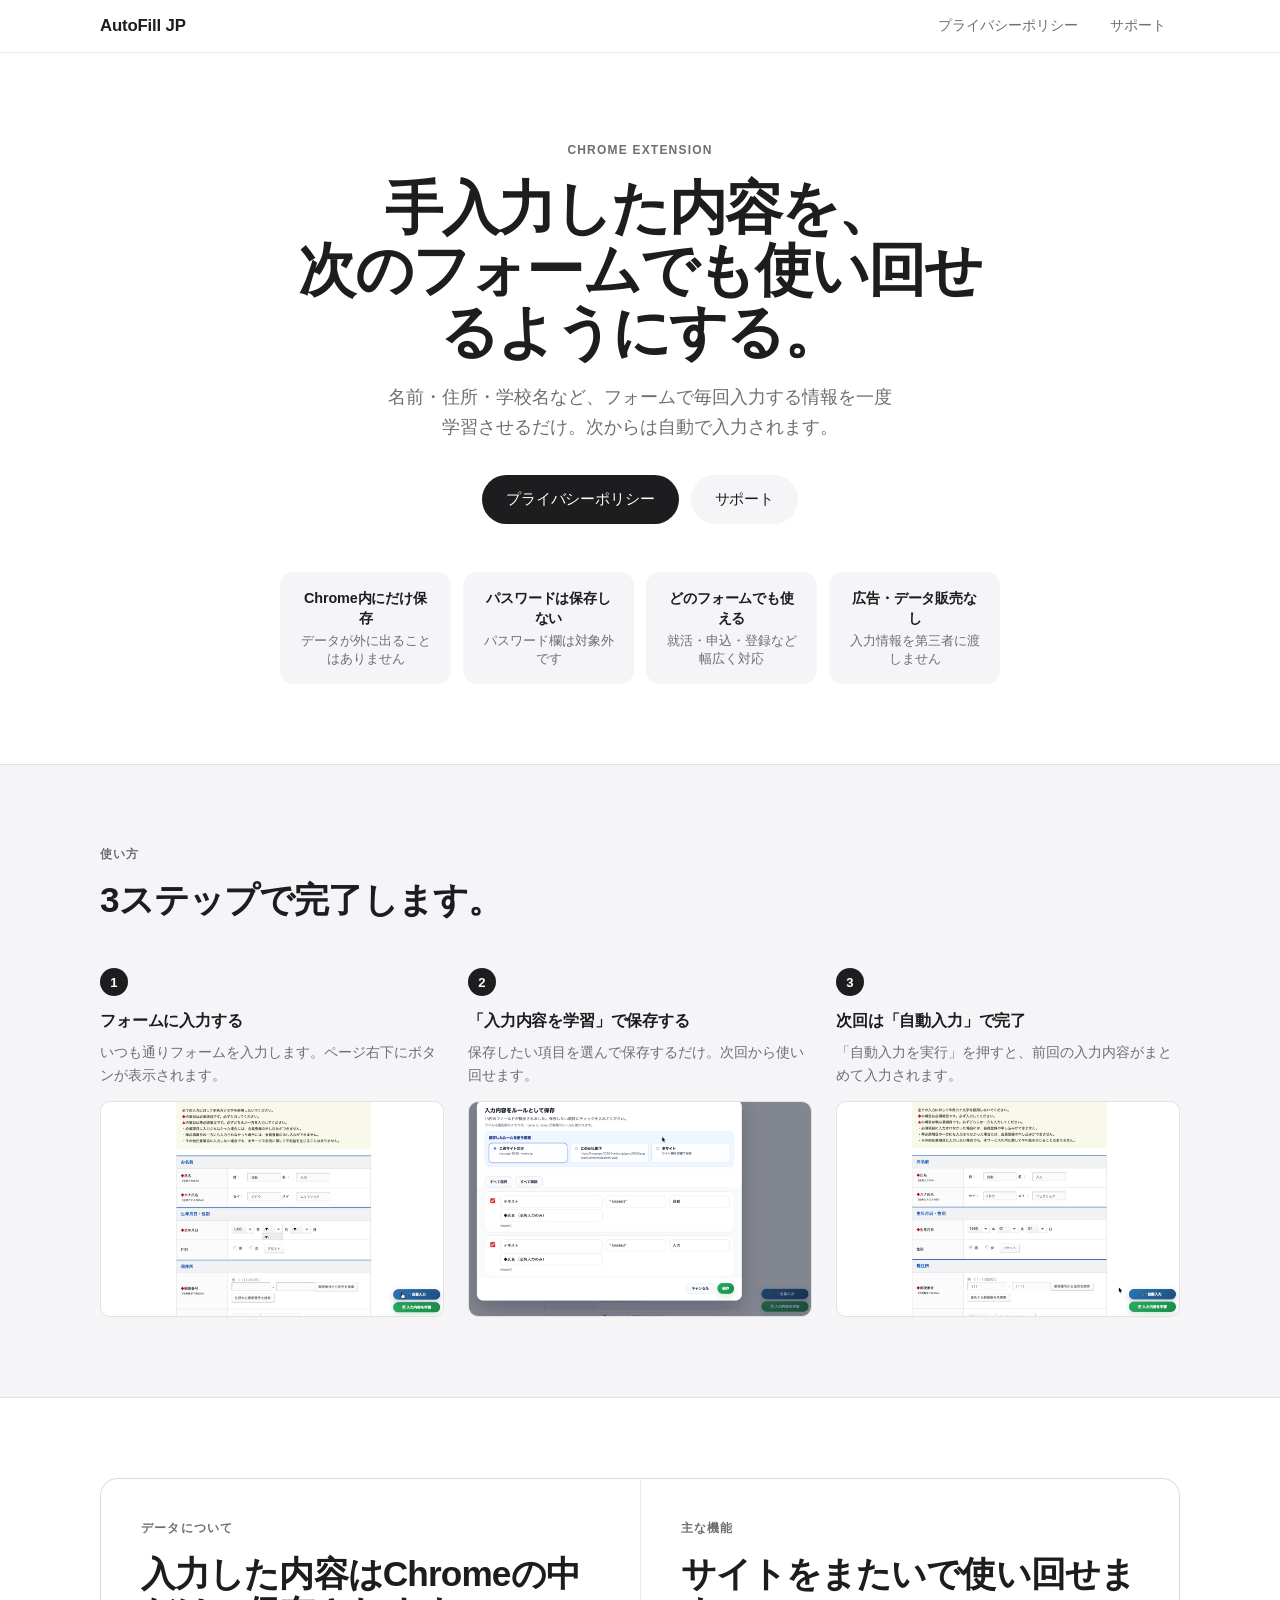
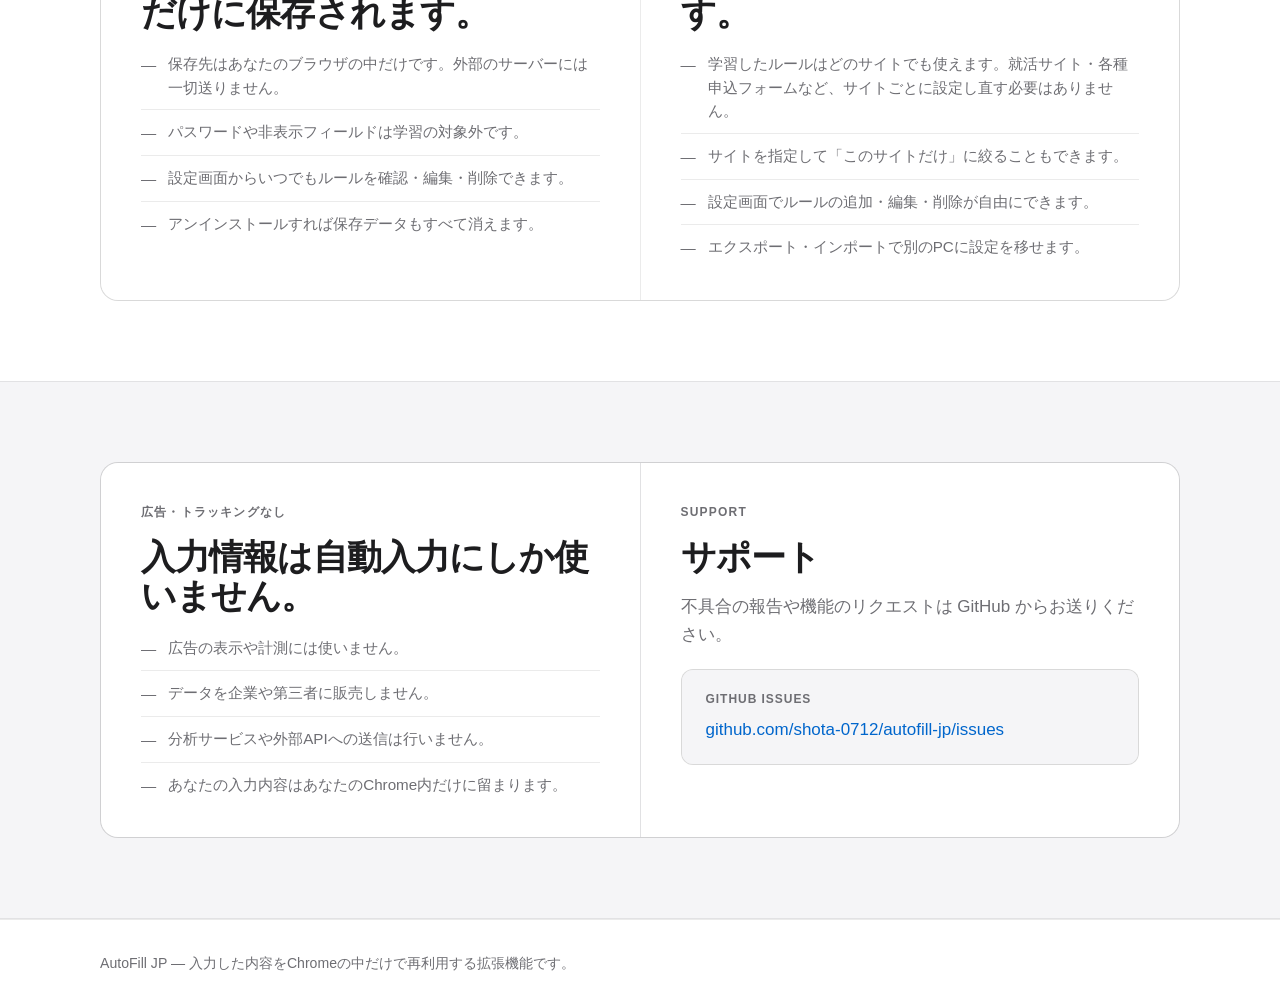
<file: docs/index.html>
<!DOCTYPE html>
<html lang="ja">
<head>
  <meta charset="UTF-8">
  <meta name="viewport" content="width=device-width, initial-scale=1.0">
  <title>AutoFill JP | 製品概要とサポート</title>
  <meta name="description" content="AutoFill JP は、フォームに入力した内容を学習して次回以降の入力を自動で再利用する Chrome 拡張機能です。">
  <link rel="stylesheet" href="site.css">
</head>
<body>

  <header class="site-header">
    <div class="shell nav">
      <div class="brand">AutoFill JP</div>
      <nav class="nav-links" aria-label="グローバルナビゲーション">
        <a href="./privacy.html">プライバシーポリシー</a>
        <a href="#support">サポート</a>
      </nav>
    </div>
  </header>

  <main>

    <!-- Hero -->
    <section class="s-hero">
      <div class="shell">
        <div class="hero">
          <p class="eyebrow">Chrome Extension</p>
          <h1>手入力した内容を、次のフォームでも使い回せるようにする。</h1>
          <p class="lead">
            名前・住所・学校名など、フォームで毎回入力する情報を一度学習させるだけ。次からは自動で入力されます。
          </p>
          <div class="hero-actions">
            <a class="btn primary" href="./privacy.html">プライバシーポリシー</a>
            <a class="btn secondary" href="#support">サポート</a>
          </div>
          <div class="hero-points">
            <div class="hero-point"><strong>Chrome内にだけ保存</strong><span>データが外に出ることはありません</span></div>
            <div class="hero-point"><strong>パスワードは保存しない</strong><span>パスワード欄は対象外です</span></div>
            <div class="hero-point"><strong>どのフォームでも使える</strong><span>就活・申込・登録など幅広く対応</span></div>
            <div class="hero-point"><strong>広告・データ販売なし</strong><span>入力情報を第三者に渡しません</span></div>
          </div>
        </div>
      </div>
    </section>

    <!-- 使い方 -->
    <section class="s-gray">
      <div class="shell">
        <p class="eyebrow">使い方</p>
        <h2>3ステップで完了します。</h2>
        <div class="steps">
          <div class="step">
            <div class="step-num">1</div>
            <h3>フォームに入力する</h3>
            <p>いつも通りフォームを入力します。ページ右下にボタンが表示されます。</p>
            <img src="ss-autofill.jpg" alt="フォームに自動入力ボタンが表示されている画面">
          </div>
          <div class="step">
            <div class="step-num">2</div>
            <h3>「入力内容を学習」で保存する</h3>
            <p>保存したい項目を選んで保存するだけ。次回から使い回せます。</p>
            <img src="ss-learn.jpg" alt="入力内容を学習するモーダル画面">
          </div>
          <div class="step">
            <div class="step-num">3</div>
            <h3>次回は「自動入力」で完了</h3>
            <p>「自動入力を実行」を押すと、前回の入力内容がまとめて入力されます。</p>
            <img src="ss-result.jpg" alt="自動入力が完了したフォーム画面">
          </div>
        </div>
      </div>
    </section>

    <!-- データについて + 権限について -->
    <section class="s-white">
      <div class="shell">
        <div class="grid">
          <article class="card">
            <p class="eyebrow">データについて</p>
            <h2>入力した内容はChromeの中だけに保存されます。</h2>
            <ul class="stack-list">
              <li>保存先はあなたのブラウザの中だけです。外部のサーバーには一切送りません。</li>
              <li>パスワードや非表示フィールドは学習の対象外です。</li>
              <li>設定画面からいつでもルールを確認・編集・削除できます。</li>
              <li>アンインストールすれば保存データもすべて消えます。</li>
            </ul>
          </article>
          <article class="card">
            <p class="eyebrow">主な機能</p>
            <h2>サイトをまたいで使い回せます。</h2>
            <ul class="stack-list">
              <li>学習したルールはどのサイトでも使えます。就活サイト・各種申込フォームなど、サイトごとに設定し直す必要はありません。</li>
              <li>サイトを指定して「このサイトだけ」に絞ることもできます。</li>
              <li>設定画面でルールの追加・編集・削除が自由にできます。</li>
              <li>エクスポート・インポートで別のPCに設定を移せます。</li>
            </ul>
          </article>
        </div>
      </div>
    </section>

    <!-- サポート -->
    <section class="s-gray">
      <div class="shell">
        <div class="split">
          <article class="card">
            <p class="eyebrow">広告・トラッキングなし</p>
            <h2>入力情報は自動入力にしか使いません。</h2>
            <ul class="stack-list">
              <li>広告の表示や計測には使いません。</li>
              <li>データを企業や第三者に販売しません。</li>
              <li>分析サービスや外部APIへの送信は行いません。</li>
              <li>あなたの入力内容はあなたのChrome内だけに留まります。</li>
            </ul>
          </article>
          <article class="card" id="support">
            <p class="eyebrow">Support</p>
            <h2>サポート</h2>
            <p>不具合の報告や機能のリクエストは GitHub からお送りください。</p>
            <dl class="contact-list">
              <div>
                <dt>GitHub Issues</dt>
                <dd><a href="https://github.com/shota-0712/autofill-jp/issues">github.com/shota-0712/autofill-jp/issues</a></dd>
              </div>
            </dl>
          </article>
        </div>
      </div>
    </section>

  </main>

  <footer class="site-footer">
    <div class="shell">
      <p>AutoFill JP — 入力した内容をChromeの中だけで再利用する拡張機能です。</p>
    </div>
  </footer>

</body>
</html>
</file>
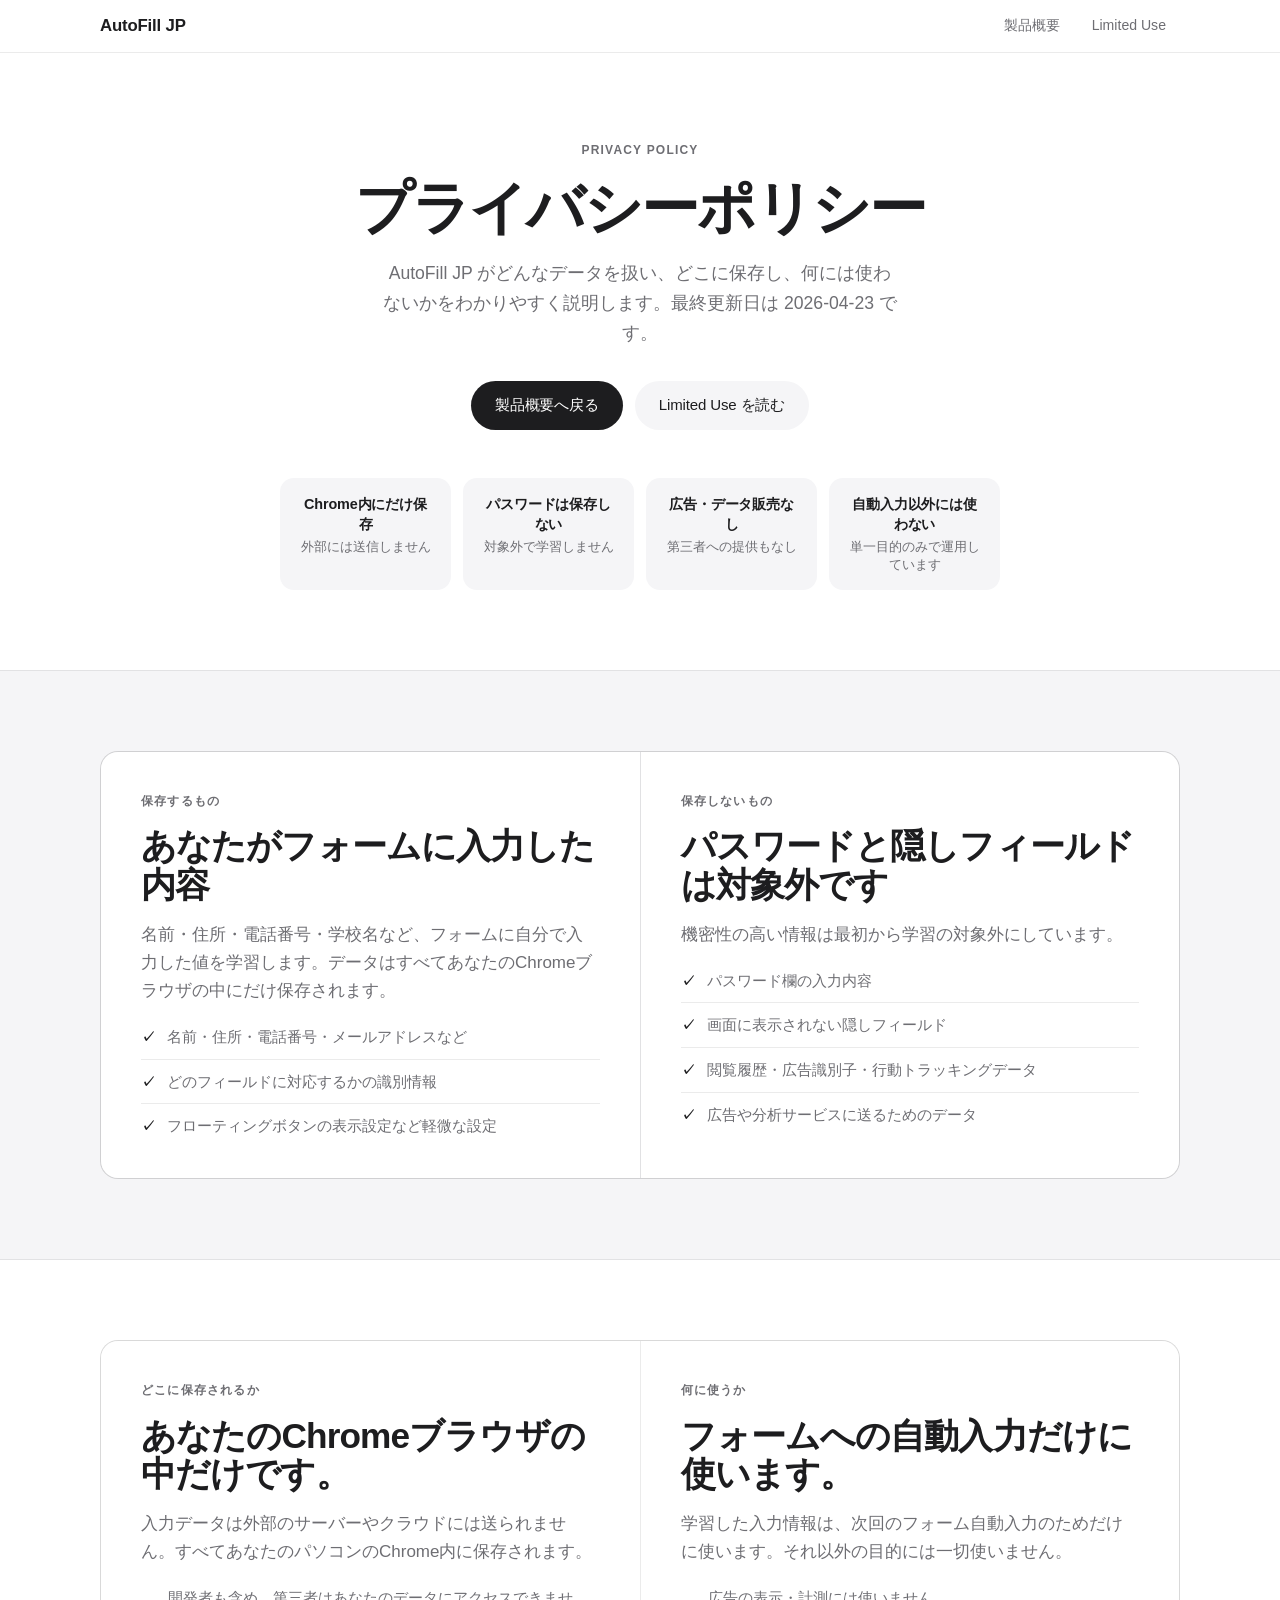
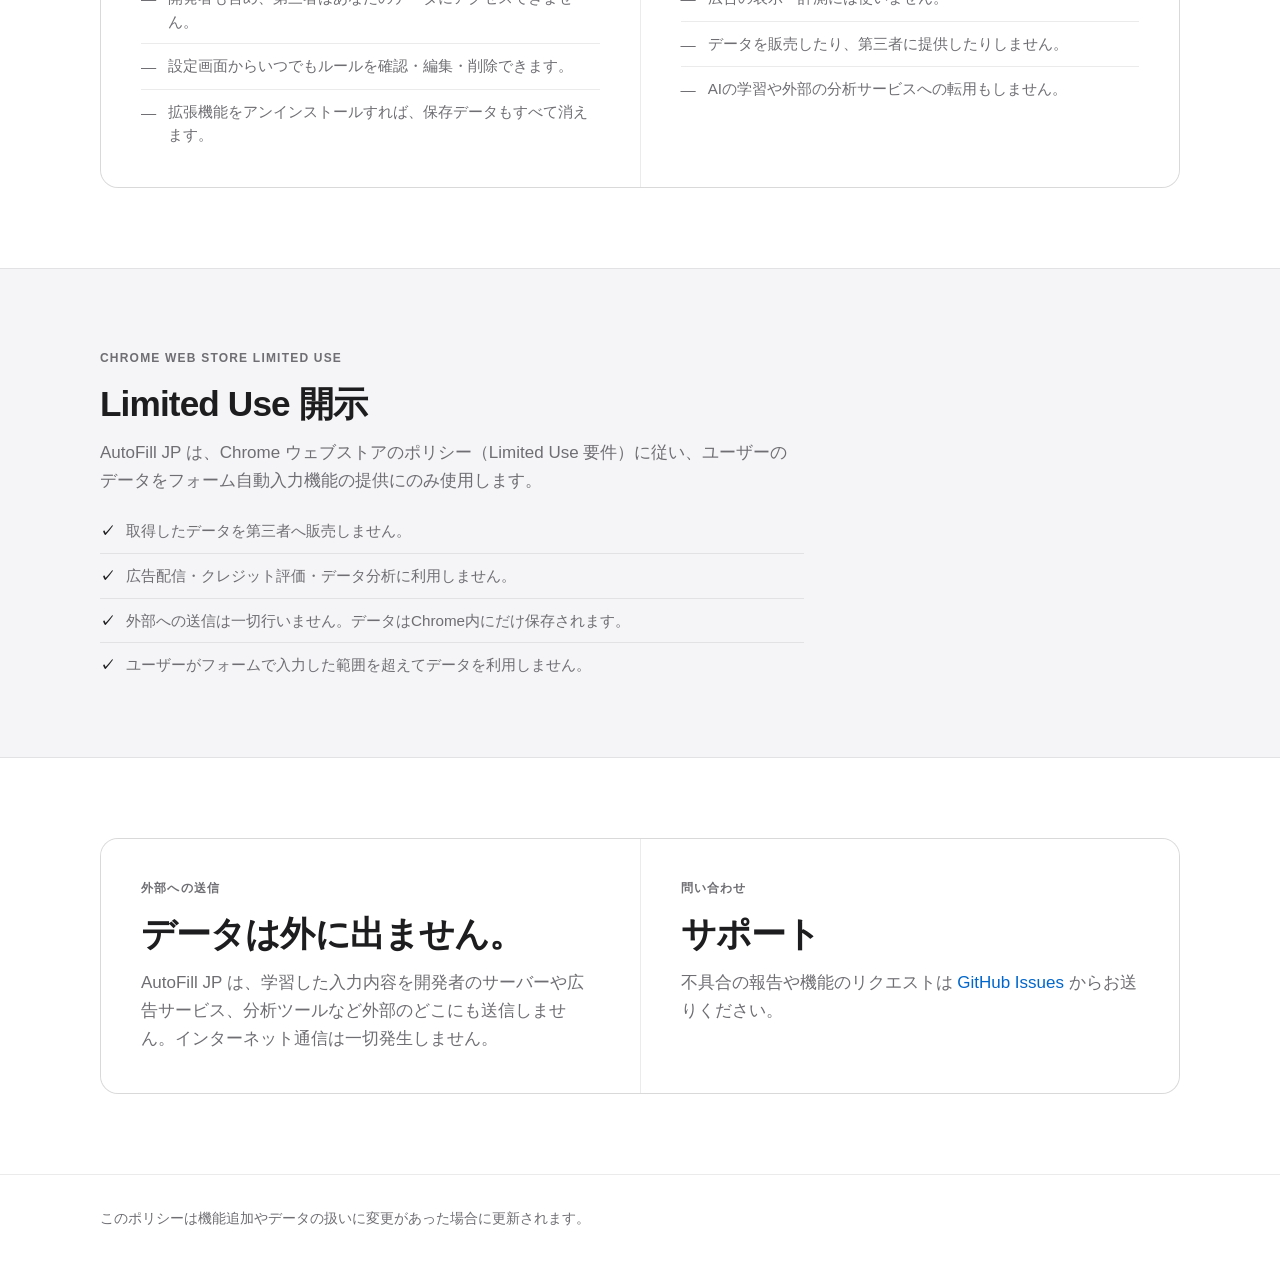
<file: docs/privacy.html>
<!DOCTYPE html>
<html lang="ja">
<head>
  <meta charset="UTF-8">
  <meta name="viewport" content="width=device-width, initial-scale=1.0">
  <title>AutoFill JP | プライバシーポリシー</title>
  <meta name="description" content="AutoFill JP のプライバシーポリシーと Chrome Web Store Limited Use 開示です。">
  <link rel="stylesheet" href="site.css">
</head>
<body>

  <header class="site-header">
    <div class="shell nav">
      <div class="brand">AutoFill JP</div>
      <nav class="nav-links" aria-label="グローバルナビゲーション">
        <a href="./index.html">製品概要</a>
        <a href="#limited-use">Limited Use</a>
      </nav>
    </div>
  </header>

  <main>

    <!-- Hero -->
    <section class="s-hero">
      <div class="shell">
        <div class="hero">
          <p class="eyebrow">Privacy Policy</p>
          <h1>プライバシーポリシー</h1>
          <p class="lead">
            AutoFill JP がどんなデータを扱い、どこに保存し、何には使わないかをわかりやすく説明します。最終更新日は 2026-04-23 です。
          </p>
          <div class="hero-actions">
            <a class="btn primary" href="./index.html">製品概要へ戻る</a>
            <a class="btn secondary" href="#limited-use">Limited Use を読む</a>
          </div>
          <div class="hero-points">
            <div class="hero-point"><strong>Chrome内にだけ保存</strong><span>外部には送信しません</span></div>
            <div class="hero-point"><strong>パスワードは保存しない</strong><span>対象外で学習しません</span></div>
            <div class="hero-point"><strong>広告・データ販売なし</strong><span>第三者への提供もなし</span></div>
            <div class="hero-point"><strong>自動入力以外には使わない</strong><span>単一目的のみで運用しています</span></div>
          </div>
        </div>
      </div>
    </section>

    <!-- 保存するもの / 保存しないもの -->
    <section class="s-gray">
      <div class="shell">
        <div class="grid">
          <article class="card">
            <p class="eyebrow">保存するもの</p>
            <h2>あなたがフォームに入力した内容</h2>
            <p>名前・住所・電話番号・学校名など、フォームに自分で入力した値を学習します。データはすべてあなたのChromeブラウザの中にだけ保存されます。</p>
            <ul class="check-list">
              <li>名前・住所・電話番号・メールアドレスなど</li>
              <li>どのフィールドに対応するかの識別情報</li>
              <li>フローティングボタンの表示設定など軽微な設定</li>
            </ul>
          </article>
          <article class="card">
            <p class="eyebrow">保存しないもの</p>
            <h2>パスワードと隠しフィールドは対象外です</h2>
            <p>機密性の高い情報は最初から学習の対象外にしています。</p>
            <ul class="check-list">
              <li>パスワード欄の入力内容</li>
              <li>画面に表示されない隠しフィールド</li>
              <li>閲覧履歴・広告識別子・行動トラッキングデータ</li>
              <li>広告や分析サービスに送るためのデータ</li>
            </ul>
          </article>
        </div>
      </div>
    </section>

    <!-- 保存場所 / 使い道 -->
    <section class="s-white">
      <div class="shell">
        <div class="split">
          <article class="card">
            <p class="eyebrow">どこに保存されるか</p>
            <h2>あなたのChromeブラウザの中だけです。</h2>
            <p>入力データは外部のサーバーやクラウドには送られません。すべてあなたのパソコンのChrome内に保存されます。</p>
            <ul class="stack-list">
              <li>開発者も含め、第三者はあなたのデータにアクセスできません。</li>
              <li>設定画面からいつでもルールを確認・編集・削除できます。</li>
              <li>拡張機能をアンインストールすれば、保存データもすべて消えます。</li>
            </ul>
          </article>
          <article class="card">
            <p class="eyebrow">何に使うか</p>
            <h2>フォームへの自動入力だけに使います。</h2>
            <p>学習した入力情報は、次回のフォーム自動入力のためだけに使います。それ以外の目的には一切使いません。</p>
            <ul class="stack-list">
              <li>広告の表示・計測には使いません。</li>
              <li>データを販売したり、第三者に提供したりしません。</li>
              <li>AIの学習や外部の分析サービスへの転用もしません。</li>
            </ul>
          </article>
        </div>
      </div>
    </section>

    <!-- Limited Use -->
    <section class="s-gray" id="limited-use">
      <div class="shell">
        <div class="prose">
          <p class="eyebrow">Chrome Web Store Limited Use</p>
          <h2>Limited Use 開示</h2>
          <p>
            AutoFill JP は、Chrome ウェブストアのポリシー（Limited Use 要件）に従い、ユーザーのデータをフォーム自動入力機能の提供にのみ使用します。
          </p>
          <ul class="check-list">
            <li>取得したデータを第三者へ販売しません。</li>
            <li>広告配信・クレジット評価・データ分析に利用しません。</li>
            <li>外部への送信は一切行いません。データはChrome内にだけ保存されます。</li>
            <li>ユーザーがフォームで入力した範囲を超えてデータを利用しません。</li>
          </ul>
        </div>
      </div>
    </section>

    <!-- 外部送信 / 問い合わせ -->
    <section class="s-white">
      <div class="shell">
        <div class="grid">
          <article class="card">
            <p class="eyebrow">外部への送信</p>
            <h2>データは外に出ません。</h2>
            <p>AutoFill JP は、学習した入力内容を開発者のサーバーや広告サービス、分析ツールなど外部のどこにも送信しません。インターネット通信は一切発生しません。</p>
          </article>
          <article class="card">
            <p class="eyebrow">問い合わせ</p>
            <h2>サポート</h2>
            <p>不具合の報告や機能のリクエストは <a href="./index.html#support">GitHub Issues</a> からお送りください。</p>
          </article>
        </div>
      </div>
    </section>

  </main>

  <footer class="site-footer">
    <div class="shell">
      <p>このポリシーは機能追加やデータの扱いに変更があった場合に更新されます。</p>
    </div>
  </footer>

</body>
</html>
</file>
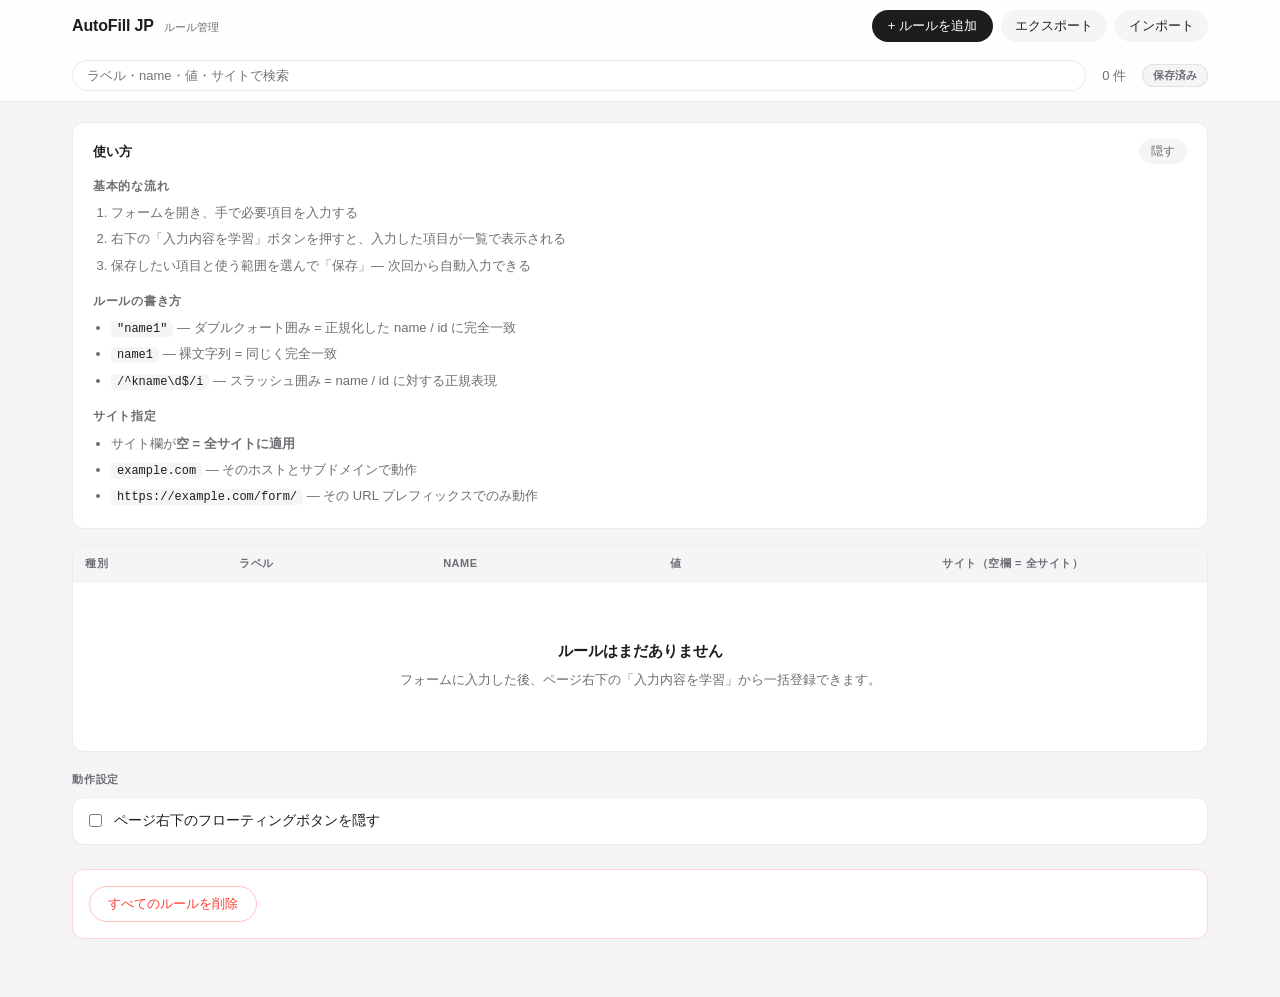
<file: options/options.html>
<!DOCTYPE html>
<html lang="ja">
<head>
  <meta charset="UTF-8">
  <meta name="viewport" content="width=device-width, initial-scale=1.0">
  <title>AutoFill JP - 設定</title>
  <link rel="stylesheet" href="options.css">
</head>
<body>
  <header>
    <div class="header-inner">
      <div class="brand">
        <h1>AutoFill JP</h1>
        <span class="tag">ルール管理</span>
      </div>
      <div class="header-actions">
        <button id="add-rule" class="btn-add">+ ルールを追加</button>
        <button id="export" class="btn-ghost">エクスポート</button>
        <button id="import" class="btn-ghost">インポート</button>
        <input type="file" id="import-file" accept=".json" hidden>
      </div>
    </div>
    <div class="header-bar">
      <div class="search-box">
        <input type="text" id="search" placeholder="ラベル・name・値・サイトで検索">
      </div>
      <div class="count-info">
        <span id="total-count">0</span> 件
      </div>
      <div class="save-status" id="save-status" aria-live="polite">保存済み</div>
    </div>
  </header>

  <main>
    <div class="help-box" id="help-box">
      <div class="help-header">
        <span>使い方</span>
        <button id="toggle-help">隠す</button>
      </div>
      <div class="help-content">
        <h3>基本的な流れ</h3>
        <ol>
          <li>フォームを開き、手で必要項目を入力する</li>
          <li>右下の「入力内容を学習」ボタンを押すと、入力した項目が一覧で表示される</li>
          <li>保存したい項目と使う範囲を選んで「保存」— 次回から自動入力できる</li>
        </ol>
        <h3>ルールの書き方</h3>
        <ul>
          <li><code>"name1"</code> — ダブルクォート囲み = 正規化した name / id に完全一致</li>
          <li><code>name1</code> — 裸文字列 = 同じく完全一致</li>
          <li><code>/^kname\d$/i</code> — スラッシュ囲み = name / id に対する正規表現</li>
        </ul>
        <h3>サイト指定</h3>
        <ul>
          <li>サイト欄が<strong>空 = 全サイトに適用</strong></li>
          <li><code>example.com</code> — そのホストとサブドメインで動作</li>
          <li><code>https://example.com/form/</code> — その URL プレフィックスでのみ動作</li>
        </ul>
      </div>
    </div>

    <div class="rules-table-wrap">
      <table class="rules-table">
        <thead>
          <tr>
            <th class="col-type">種別</th>
            <th class="col-label">ラベル</th>
            <th class="col-name">name</th>
            <th class="col-value">値</th>
            <th class="col-site">サイト（空欄 = 全サイト）</th>
            <th class="col-action"></th>
          </tr>
        </thead>
        <tbody id="rules-body"></tbody>
      </table>
      <div class="empty-state" id="empty-state">
        <p>ルールはまだありません</p>
        <p>フォームに入力した後、ページ右下の「入力内容を学習」から一括登録できます。</p>
      </div>
    </div>
  </main>

  <section class="settings-section">
    <h2>動作設定</h2>
    <label class="setting-row">
      <input type="checkbox" id="hide-fab">
      <span>ページ右下のフローティングボタンを隠す</span>
    </label>
    <div class="danger-zone">
      <button id="reset" class="btn-danger">すべてのルールを削除</button>
    </div>
  </section>

  <script src="options.js"></script>
</body>
</html>
</file>
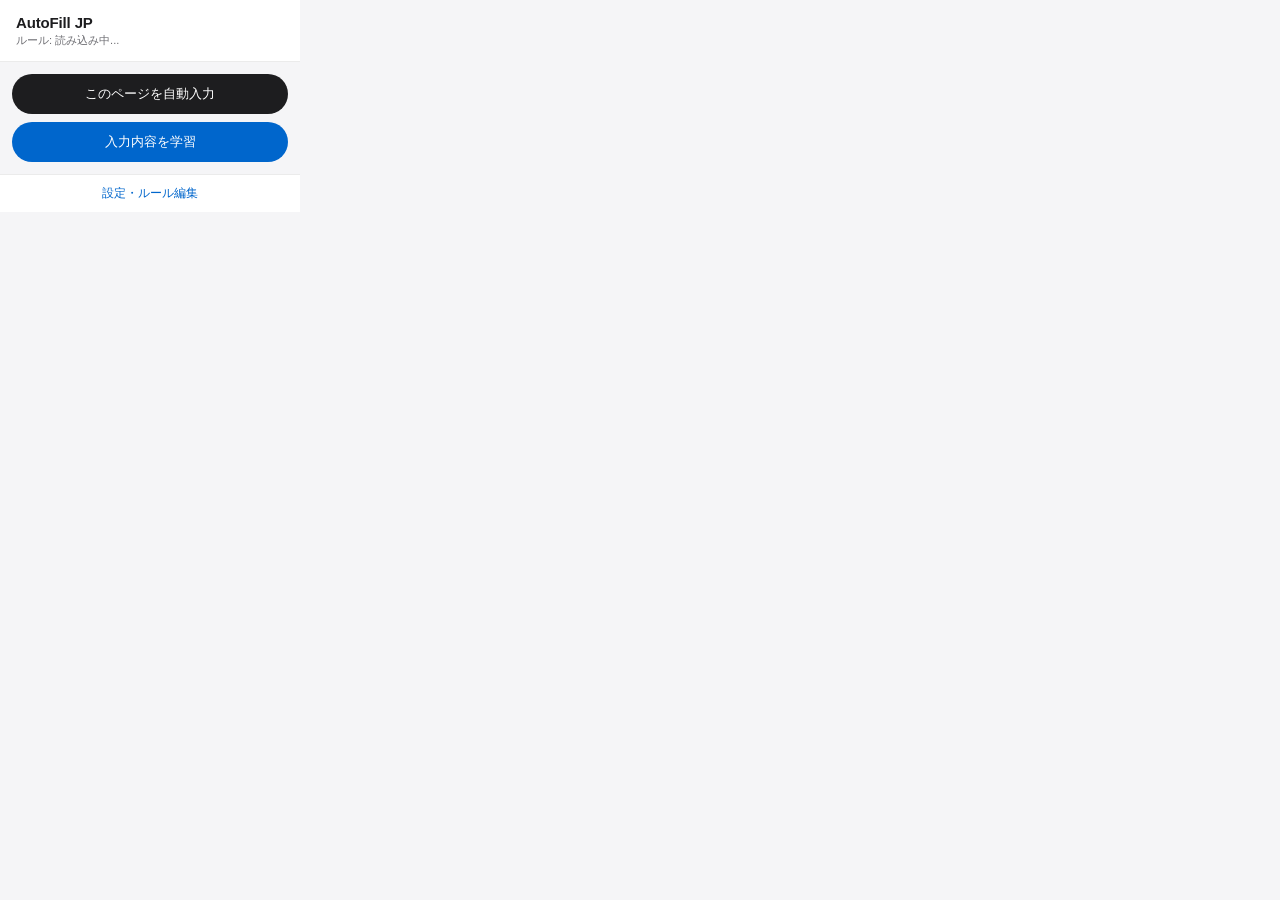
<file: popup/popup.html>
<!DOCTYPE html>
<html lang="ja">
<head>
  <meta charset="UTF-8">
  <title>AutoFill JP</title>
  <style>
    * { box-sizing: border-box; margin: 0; padding: 0; }
    body {
      width: 300px;
      font-family: -apple-system, BlinkMacSystemFont, "SF Pro Text", "Hiragino Sans", sans-serif;
      font-size: 13px;
      color: #1d1d1f;
      background: #f5f5f7;
      -webkit-font-smoothing: antialiased;
    }
    header {
      padding: 14px 16px 13px;
      background: #ffffff;
      border-bottom: 1px solid rgba(0,0,0,0.08);
    }
    h1 { font-size: 15px; font-weight: 600; letter-spacing: -0.01em; color: #1d1d1f; }
    .count { font-size: 11px; color: #6e6e73; margin-top: 2px; }

    main { padding: 12px; display: flex; flex-direction: column; gap: 8px; }

    button {
      width: 100%; padding: 11px 14px; border: none; border-radius: 980px;
      font-size: 13px; font-weight: 500; cursor: pointer; font-family: inherit;
      transition: opacity 0.15s;
    }
    button:hover { opacity: 0.82; }

    .btn-primary { background: #1d1d1f; color: #fff; }
    .btn-learn   { background: #0066cc; color: #fff; }
    .btn-secondary { background: #fff; color: #1d1d1f; border: 1px solid rgba(0,0,0,0.1); }

    .status {
      padding: 8px 12px; background: white; border-radius: 8px;
      border-left: 3px solid #0066cc;
      font-size: 12px; color: #6e6e73; min-height: 16px; display: none;
    }
    .status.visible { display: block; }
    .status.success { border-color: #34c759; color: #1a7a36; }
    .status.error   { border-color: #ff3b30; color: #c0170f; }

    footer {
      padding: 10px 16px; border-top: 1px solid rgba(0,0,0,0.08); background: #fff;
      text-align: center;
    }
    footer a { color: #0066cc; text-decoration: none; font-size: 12px; }
    footer a:hover { text-decoration: underline; }
  </style>
</head>
<body>
  <header>
    <h1>AutoFill JP</h1>
    <div class="count" id="count">ルール: 読み込み中...</div>
  </header>
  <main>
    <button id="fill" class="btn-primary">このページを自動入力</button>
    <button id="learn" class="btn-learn">入力内容を学習</button>
    <div class="status" id="status"></div>
  </main>
  <footer>
    <a href="#" id="opts">設定・ルール編集</a>
  </footer>
  <script src="popup.js"></script>
</body>
</html>
</file>
<file: docs/site.css>
:root {
  --bg: #ffffff;
  --bg-alt: #f5f5f7;
  --ink: #1d1d1f;
  --muted: #6e6e73;
  --line: rgba(0, 0, 0, 0.08);
  --blue: #0066cc;
  --radius: 18px;
  --radius-sm: 12px;
}

*, *::before, *::after {
  box-sizing: border-box;
}

html {
  scroll-behavior: smooth;
}

body {
  margin: 0;
  background: var(--bg);
  color: var(--ink);
  font-family: -apple-system, BlinkMacSystemFont, "SF Pro Text", "Hiragino Sans",
    "Yu Gothic UI", "BIZ UDPGothic", sans-serif;
  font-size: 17px;
  line-height: 1.65;
  -webkit-font-smoothing: antialiased;
  -moz-osx-font-smoothing: grayscale;
}

a {
  color: var(--blue);
  text-decoration: none;
}

a:hover {
  text-decoration: underline;
}

.shell {
  width: min(1080px, calc(100% - 48px));
  margin-inline: auto;
}

/* ── NAV ── */

.site-header {
  position: sticky;
  top: 0;
  z-index: 100;
  background: rgba(255, 255, 255, 0.82);
  backdrop-filter: saturate(180%) blur(20px);
  -webkit-backdrop-filter: saturate(180%) blur(20px);
  border-bottom: 1px solid var(--line);
}

.nav {
  display: flex;
  align-items: center;
  justify-content: space-between;
  height: 52px;
}

.brand {
  font-size: 1.05rem;
  font-weight: 600;
  color: var(--ink);
  letter-spacing: -0.01em;
}

.nav-links {
  display: flex;
  gap: 4px;
}

.nav-links a {
  display: inline-flex;
  align-items: center;
  padding: 6px 14px;
  border-radius: 999px;
  font-size: 0.88rem;
  color: var(--muted);
  text-decoration: none;
  transition: background 0.15s, color 0.15s;
}

.nav-links a:hover {
  background: var(--bg-alt);
  color: var(--ink);
  text-decoration: none;
}

/* ── SECTIONS ── */

.s-hero {
  padding: 88px 0 80px;
}

.s-white {
  padding: 80px 0;
}

.s-gray {
  background: var(--bg-alt);
  border-top: 1px solid var(--line);
  border-bottom: 1px solid var(--line);
  padding: 80px 0;
}

/* ── HERO ── */

.hero {
  text-align: center;
  max-width: 720px;
  margin: 0 auto;
}

.eyebrow {
  display: block;
  margin: 0 0 16px;
  font-size: 0.75rem;
  font-weight: 600;
  letter-spacing: 0.1em;
  text-transform: uppercase;
  color: var(--muted);
}

h1 {
  margin: 0 0 20px;
  font-family: -apple-system, BlinkMacSystemFont, "SF Pro Display",
    "Hiragino Sans", sans-serif;
  font-size: clamp(2.2rem, 4.5vw, 3.6rem);
  font-weight: 700;
  line-height: 1.08;
  letter-spacing: -0.03em;
  color: var(--ink);
  word-break: keep-all;
  overflow-wrap: break-word;
}

h2 {
  margin: 0 0 16px;
  font-family: -apple-system, BlinkMacSystemFont, "SF Pro Display",
    "Hiragino Sans", sans-serif;
  font-size: clamp(1.6rem, 3vw, 2.2rem);
  font-weight: 700;
  line-height: 1.1;
  letter-spacing: -0.025em;
  color: var(--ink);
}

h3 {
  margin: 0 0 8px;
  font-size: 1.05rem;
  font-weight: 600;
  letter-spacing: -0.01em;
  color: var(--ink);
}

p {
  margin: 0 0 14px;
  color: var(--muted);
}

p:last-child {
  margin-bottom: 0;
}

.lead {
  font-size: 1.1rem;
  line-height: 1.7;
  color: var(--muted);
  max-width: 520px;
  margin-left: auto;
  margin-right: auto;
}

.hero-actions {
  display: flex;
  gap: 12px;
  flex-wrap: wrap;
  margin-top: 32px;
  justify-content: center;
}

.btn,
.button-link {
  display: inline-flex;
  align-items: center;
  justify-content: center;
  padding: 12px 24px;
  border-radius: 980px;
  font-size: 0.94rem;
  font-weight: 500;
  letter-spacing: -0.01em;
  text-decoration: none;
  transition: opacity 0.15s, transform 0.15s;
  cursor: pointer;
}

.btn:hover,
.button-link:hover {
  opacity: 0.82;
  transform: translateY(-1px);
  text-decoration: none;
}

.btn.primary,
.button-link.primary {
  background: var(--ink);
  color: #fff;
}

.btn.secondary,
.button-link.secondary {
  background: var(--bg-alt);
  color: var(--ink);
}

/* ── HERO POINTS ── */

.hero-points {
  display: flex;
  justify-content: center;
  flex-wrap: wrap;
  gap: 12px;
  margin-top: 48px;
}

.hero-point {
  display: flex;
  flex-direction: column;
  align-items: center;
  gap: 4px;
  background: var(--bg-alt);
  border-radius: 14px;
  padding: 16px 20px;
  min-width: 140px;
  flex: 1;
  max-width: 200px;
  text-align: center;
}

.hero-point strong {
  font-size: 0.9rem;
  font-weight: 600;
  color: var(--ink);
  letter-spacing: -0.01em;
  line-height: 1.4;
}

.hero-point span {
  font-size: 0.8rem;
  color: var(--muted);
  line-height: 1.4;
}

.feat-list {
  margin: 20px 0 0;
  padding: 0;
  list-style: none;
}

.feat-list li {
  display: flex;
  flex-direction: column;
  gap: 3px;
  padding: 14px 0;
  border-bottom: 1px solid var(--line);
}

.feat-list li:first-child { padding-top: 0; }
.feat-list li:last-child { border-bottom: none; padding-bottom: 0; }

.feat-list strong {
  font-size: 0.95rem;
  font-weight: 600;
  color: var(--ink);
  letter-spacing: -0.01em;
}

.feat-list span {
  font-size: 0.84rem;
  color: var(--muted);
}

/* ── CARD GRID / SPLIT ── */

.grid,
.split {
  display: grid;
  gap: 1px;
  background: var(--line);
  border: 1px solid var(--line);
  border-radius: var(--radius);
  overflow: hidden;
}

.grid { grid-template-columns: 1fr 1fr; }
.split { grid-template-columns: 1fr 1fr; }

.card {
  background: var(--bg);
  padding: 40px;
}

/* Cards inside gray section: keep white */
.s-gray .card {
  background: var(--bg);
}

/* ── LISTS ── */

.check-list {
  margin: 20px 0 0;
  padding: 0;
  list-style: none;
}

.check-list li {
  display: flex;
  align-items: flex-start;
  gap: 12px;
  padding: 10px 0;
  border-bottom: 1px solid var(--line);
  font-size: 0.95rem;
  color: var(--muted);
  line-height: 1.55;
}

.check-list li:first-child { padding-top: 0; }
.check-list li:last-child { border-bottom: none; padding-bottom: 0; }

.check-list li::before {
  content: "✓";
  flex-shrink: 0;
  font-weight: 700;
  color: var(--ink);
  font-size: 0.85rem;
  margin-top: 2px;
}

.stack-list {
  margin: 20px 0 0;
  padding: 0;
  list-style: none;
}

.stack-list li {
  display: flex;
  align-items: flex-start;
  gap: 12px;
  padding: 10px 0;
  border-bottom: 1px solid var(--line);
  font-size: 0.95rem;
  color: var(--muted);
  line-height: 1.55;
}

.stack-list li:first-child { padding-top: 0; }
.stack-list li:last-child { border-bottom: none; padding-bottom: 0; }

.stack-list li::before {
  content: "—";
  flex-shrink: 0;
  color: var(--muted);
  margin-top: 1px;
}

/* ── META BLOCKS (permission list) ── */

.meta {
  display: grid;
  gap: 1px;
  background: var(--line);
  border: 1px solid var(--line);
  border-radius: var(--radius-sm);
  overflow: hidden;
  margin-top: 20px;
}

.meta-block {
  background: var(--bg-alt);
  padding: 20px 24px;
}

.meta-label {
  display: block;
  margin: 0 0 6px;
  font-size: 0.75rem;
  font-weight: 600;
  text-transform: uppercase;
  letter-spacing: 0.08em;
  color: var(--muted);
}

/* ── PILLS ── */

.pill-row {
  display: flex;
  flex-wrap: wrap;
  gap: 8px;
  margin-top: 24px;
}

.pill {
  display: inline-flex;
  align-items: center;
  padding: 6px 14px;
  border-radius: 999px;
  border: 1px solid var(--line);
  font-size: 0.84rem;
  font-weight: 500;
  color: var(--muted);
  background: var(--bg);
}

/* ── CONTACT ── */

.contact-list {
  display: grid;
  gap: 1px;
  background: var(--line);
  border: 1px solid var(--line);
  border-radius: var(--radius-sm);
  overflow: hidden;
  margin-top: 20px;
}

.contact-list div {
  background: var(--bg-alt);
  padding: 20px 24px;
}

.contact-list dt {
  display: block;
  font-size: 0.75rem;
  font-weight: 600;
  text-transform: uppercase;
  letter-spacing: 0.08em;
  color: var(--muted);
  margin-bottom: 6px;
}

.contact-list dd {
  margin: 0;
  color: var(--ink);
  word-break: break-all;
}

/* ── CODE ── */

code {
  padding: 2px 7px;
  border-radius: 6px;
  background: rgba(0, 0, 0, 0.06);
  font-family: "SF Mono", ui-monospace, "Cascadia Code", Consolas, monospace;
  font-size: 0.87em;
  color: var(--ink);
  letter-spacing: 0;
}

/* ── STEPS ── */

.steps {
  display: grid;
  grid-template-columns: repeat(3, 1fr);
  gap: 24px;
  margin-top: 48px;
}

.step-num {
  display: inline-flex;
  align-items: center;
  justify-content: center;
  width: 28px;
  height: 28px;
  border-radius: 50%;
  background: var(--ink);
  color: #fff;
  font-size: 0.82rem;
  font-weight: 700;
  margin-bottom: 12px;
  flex-shrink: 0;
}

.step h3 {
  margin: 0 0 6px;
  font-size: 1rem;
  font-weight: 600;
}

.step p {
  font-size: 0.88rem;
  margin: 0 0 14px;
}

.step img {
  width: 100%;
  border-radius: 10px;
  border: 1px solid var(--line);
  display: block;
}

@media (max-width: 860px) {
  .steps {
    grid-template-columns: 1fr;
    max-width: 520px;
    margin-left: auto;
    margin-right: auto;
  }
}

/* ── LIMITED USE (prose block) ── */

.prose {
  max-width: 44rem;
}

.prose .check-list {
  margin-top: 24px;
}

/* ── FOOTER ── */

.site-footer {
  border-top: 1px solid var(--line);
  padding: 32px 0;
}

.site-footer p {
  font-size: 0.88rem;
  color: var(--muted);
  margin: 0;
}

/* ── RESPONSIVE ── */

@media (max-width: 860px) {
  .s-hero { padding: 64px 0 52px; }
  .s-white, .s-gray { padding: 60px 0; }

  .hero {
    grid-template-columns: 1fr;
    gap: 32px;
  }

  .grid,
  .split {
    grid-template-columns: 1fr;
  }

  .card { padding: 28px; }
  .hero-panel { padding: 28px; }
}

@media (max-width: 600px) {
  .shell {
    width: calc(100% - 32px);
  }

  .nav {
    height: auto;
    flex-direction: column;
    align-items: flex-start;
    padding: 12px 0;
    gap: 8px;
  }

  .hero-actions {
    flex-direction: column;
  }

  .btn,
  .button-link {
    width: 100%;
    text-align: center;
  }
}
</file>
<file: options/options.css>
*, *::before, *::after { box-sizing: border-box; margin: 0; padding: 0; }

:root {
  --bg: #ffffff;
  --bg-alt: #f5f5f7;
  --ink: #1d1d1f;
  --muted: #6e6e73;
  --line: rgba(0, 0, 0, 0.08);
  --blue: #0066cc;
  --red: #ff3b30;
  --green: #34c759;
  --radius: 12px;
  --radius-sm: 8px;
}

body {
  font-family: -apple-system, BlinkMacSystemFont, "SF Pro Text",
    "Hiragino Sans", "Yu Gothic UI", sans-serif;
  font-size: 14px;
  color: var(--ink);
  background: var(--bg-alt);
  min-height: 100vh;
  -webkit-font-smoothing: antialiased;
}

/* ── HEADER ── */

header {
  position: sticky;
  top: 0;
  z-index: 100;
  background: rgba(255, 255, 255, 0.85);
  backdrop-filter: saturate(180%) blur(20px);
  -webkit-backdrop-filter: saturate(180%) blur(20px);
  border-bottom: 1px solid var(--line);
}

.header-inner {
  max-width: 1200px;
  margin: 0 auto;
  padding: 0 32px;
  height: 52px;
  display: flex;
  align-items: center;
  justify-content: space-between;
  gap: 16px;
}

.brand {
  display: flex;
  align-items: baseline;
  gap: 10px;
}

.brand h1 {
  font-size: 16px;
  font-weight: 600;
  letter-spacing: -0.01em;
  color: var(--ink);
}

.brand .tag {
  font-size: 11px;
  color: var(--muted);
  font-weight: 500;
}

.header-actions {
  display: flex;
  gap: 8px;
  align-items: center;
}

.btn-add {
  padding: 7px 16px;
  background: var(--ink);
  color: #fff;
  border: none;
  border-radius: 980px;
  font-size: 13px;
  font-weight: 500;
  font-family: inherit;
  cursor: pointer;
  white-space: nowrap;
  transition: opacity 0.15s;
}

.btn-add:hover { opacity: 0.82; }

.btn-ghost {
  padding: 7px 14px;
  background: var(--bg-alt);
  color: var(--ink);
  border: none;
  border-radius: 980px;
  font-size: 13px;
  font-weight: 500;
  font-family: inherit;
  cursor: pointer;
  white-space: nowrap;
  transition: background 0.15s;
}

.btn-ghost:hover { background: #e8e8ed; }

.header-bar {
  max-width: 1200px;
  margin: 0 auto;
  padding: 8px 32px 10px;
  display: flex;
  align-items: center;
  gap: 16px;
}

.search-box { flex: 1; }

.search-box input {
  width: 100%;
  padding: 7px 14px;
  border-radius: 980px;
  border: 1px solid var(--line);
  background: var(--bg);
  font-size: 13px;
  font-family: inherit;
  color: var(--ink);
  transition: border-color 0.15s;
}

.search-box input:focus {
  outline: none;
  border-color: var(--blue);
  box-shadow: 0 0 0 3px rgba(0, 102, 204, 0.12);
}

.count-info {
  font-size: 13px;
  color: var(--muted);
  white-space: nowrap;
}

.save-status {
  min-width: 60px;
  padding: 3px 10px;
  border-radius: 999px;
  border: 1px solid var(--line);
  background: var(--bg-alt);
  color: var(--muted);
  font-size: 11px;
  font-weight: 600;
  text-align: center;
  white-space: nowrap;
  transition: background 0.2s, color 0.2s;
}

.save-status.saving {
  background: rgba(255, 149, 0, 0.1);
  border-color: rgba(255, 149, 0, 0.3);
  color: #b25000;
}

.save-status.saved {
  background: rgba(52, 199, 89, 0.1);
  border-color: rgba(52, 199, 89, 0.3);
  color: #1a7a36;
}

.save-status.error {
  background: rgba(255, 59, 48, 0.1);
  border-color: rgba(255, 59, 48, 0.3);
  color: #c0170f;
}

/* ── MAIN ── */

main {
  max-width: 1200px;
  margin: 20px auto;
  padding: 0 32px;
}

/* ── HELP BOX ── */

.help-box {
  background: var(--bg);
  border-radius: var(--radius);
  border: 1px solid var(--line);
  padding: 16px 20px;
  margin-bottom: 16px;
}

.help-header {
  display: flex;
  justify-content: space-between;
  align-items: center;
  font-size: 13px;
  font-weight: 600;
  color: var(--ink);
}

.help-header button {
  background: var(--bg-alt);
  border: none;
  padding: 4px 12px;
  border-radius: 999px;
  font-size: 12px;
  font-family: inherit;
  color: var(--muted);
  cursor: pointer;
}

.help-header button:hover { background: #e8e8ed; }

.help-content {
  margin-top: 12px;
  font-size: 13px;
  color: var(--muted);
  line-height: 1.7;
}

.help-content.hidden { display: none; }

.help-content h3 {
  font-size: 12px;
  font-weight: 600;
  text-transform: uppercase;
  letter-spacing: 0.06em;
  color: var(--muted);
  margin: 14px 0 6px;
}

.help-content h3:first-child { margin-top: 0; }

.help-content ul,
.help-content ol {
  padding-left: 18px;
}

.help-content li { margin-bottom: 4px; }

.help-content code {
  background: var(--bg-alt);
  padding: 1px 6px;
  border-radius: 5px;
  font-family: "SF Mono", ui-monospace, Consolas, monospace;
  font-size: 12px;
  color: var(--ink);
}

/* ── SCOPE NOTE ── */

.rules-scope-note {
  display: none;
}

/* ── RULES TABLE ── */

.rules-table-wrap {
  background: var(--bg);
  border-radius: var(--radius);
  border: 1px solid var(--line);
  overflow-x: auto;
}

.rules-table {
  width: 100%;
  min-width: 920px;
  border-collapse: collapse;
}

.rules-table thead {
  background: var(--bg-alt);
  border-bottom: 1px solid var(--line);
}

.rules-table th {
  text-align: left;
  padding: 10px 12px;
  font-size: 11px;
  font-weight: 600;
  text-transform: uppercase;
  letter-spacing: 0.05em;
  color: var(--muted);
}

.col-type  { width: 110px; }
.col-label { width: 18%; }
.col-name  { width: 20%; }
.col-value { width: 24%; }
.col-site  { width: 18%; }
.col-action { width: 52px; text-align: center; }

.rules-table td {
  padding: 6px 10px;
  border-bottom: 1px solid var(--line);
  vertical-align: middle;
}

.rules-table tbody tr:last-child td { border-bottom: none; }
.rules-table tbody tr:hover td { background: var(--bg-alt); }

.rules-table input,
.rules-table select {
  width: 100%;
  padding: 6px 10px;
  border: 1px solid transparent;
  border-radius: var(--radius-sm);
  font-size: 13px;
  font-family: inherit;
  background: transparent;
  color: var(--ink);
  transition: border-color 0.15s, background 0.15s;
}

.rules-table input:hover,
.rules-table select:hover {
  border-color: var(--line);
  background: var(--bg-alt);
}

.rules-table input:focus,
.rules-table select:focus {
  outline: none;
  border-color: var(--blue);
  background: var(--bg);
  box-shadow: 0 0 0 3px rgba(0, 102, 204, 0.12);
}

.name-input,
.site-input {
  font-family: "SF Mono", ui-monospace, Consolas, monospace;
  font-size: 12px;
}

.btn-remove {
  display: inline-flex;
  align-items: center;
  justify-content: center;
  width: 28px;
  height: 28px;
  background: transparent;
  color: var(--muted);
  border: 1px solid transparent;
  border-radius: 6px;
  cursor: pointer;
  font-size: 16px;
  line-height: 1;
  transition: background 0.15s, color 0.15s;
}

.btn-remove:hover {
  background: rgba(255, 59, 48, 0.1);
  border-color: rgba(255, 59, 48, 0.2);
  color: var(--red);
}

.empty-state {
  padding: 60px 20px;
  text-align: center;
}

.empty-state p:first-child {
  font-size: 15px;
  font-weight: 600;
  color: var(--ink);
  margin-bottom: 8px;
}

.empty-state p:last-child {
  font-size: 13px;
  color: var(--muted);
  line-height: 1.7;
}

/* ── SETTINGS ── */

.settings-section {
  max-width: 1200px;
  margin: 20px auto 60px;
  padding: 0 32px;
}

.settings-section h2 {
  font-size: 11px;
  font-weight: 600;
  text-transform: uppercase;
  letter-spacing: 0.07em;
  color: var(--muted);
  margin-bottom: 10px;
}

.setting-row {
  display: flex;
  align-items: center;
  gap: 12px;
  padding: 14px 16px;
  background: var(--bg);
  border: 1px solid var(--line);
  border-radius: var(--radius);
  margin-bottom: 8px;
  cursor: pointer;
  font-size: 14px;
  color: var(--ink);
  transition: background 0.15s;
}

.setting-row:hover { background: var(--bg-alt); }
.setting-row input { cursor: pointer; accent-color: var(--ink); }

.danger-zone {
  margin-top: 24px;
  padding: 16px;
  background: var(--bg);
  border: 1px solid rgba(255, 59, 48, 0.2);
  border-radius: var(--radius);
}

.btn-danger {
  padding: 8px 18px;
  background: transparent;
  color: var(--red);
  border: 1px solid rgba(255, 59, 48, 0.3);
  border-radius: 980px;
  font-size: 13px;
  font-weight: 500;
  font-family: inherit;
  cursor: pointer;
  transition: background 0.15s;
}

.btn-danger:hover {
  background: rgba(255, 59, 48, 0.08);
}

/* ── DIALOG ── */

.dialog-backdrop {
  position: fixed;
  inset: 0;
  z-index: 500;
  display: flex;
  align-items: center;
  justify-content: center;
  padding: 20px;
  background: rgba(0, 0, 0, 0.4);
  backdrop-filter: blur(4px);
}

.dialog {
  width: min(440px, 100%);
  border-radius: 16px;
  background: var(--bg);
  box-shadow: 0 24px 60px rgba(0, 0, 0, 0.18);
  overflow: hidden;
}

.dialog-body {
  padding: 24px 24px 20px;
}

.dialog-body h2 {
  font-size: 17px;
  font-weight: 600;
  letter-spacing: -0.01em;
  color: var(--ink);
  margin-bottom: 8px;
}

.dialog-body p {
  font-size: 13px;
  color: var(--muted);
  line-height: 1.7;
}

.dialog-actions {
  display: flex;
  justify-content: flex-end;
  gap: 8px;
  padding: 14px 20px 20px;
}

.dialog-actions button {
  padding: 8px 18px;
  border-radius: 980px;
  border: none;
  background: var(--bg-alt);
  color: var(--ink);
  font: inherit;
  font-size: 13px;
  font-weight: 500;
  cursor: pointer;
  transition: opacity 0.15s;
}

.dialog-actions button:hover { opacity: 0.78; }

.dialog-actions .primary {
  background: var(--ink);
  color: #fff;
}

.dialog-actions .danger {
  background: var(--red);
  color: #fff;
}

/* ── MISC ── */

[hidden] { display: none !important; }

/* ── RESPONSIVE ── */

@media (max-width: 760px) {
  .header-inner,
  .header-bar,
  main,
  .settings-section {
    padding-left: 16px;
    padding-right: 16px;
  }

  .header-inner { gap: 12px; }

  .header-actions {
    flex-wrap: wrap;
  }
}

@media (max-width: 520px) {
  .header-inner {
    height: auto;
    padding-top: 12px;
    padding-bottom: 12px;
    flex-wrap: wrap;
  }

  .header-actions {
    width: 100%;
    display: grid;
    grid-template-columns: 1fr 1fr;
  }

  .btn-add {
    grid-column: 1 / -1;
  }

  .dialog-actions {
    flex-direction: column-reverse;
  }

  .dialog-actions button {
    width: 100%;
    text-align: center;
  }
}
</file>
